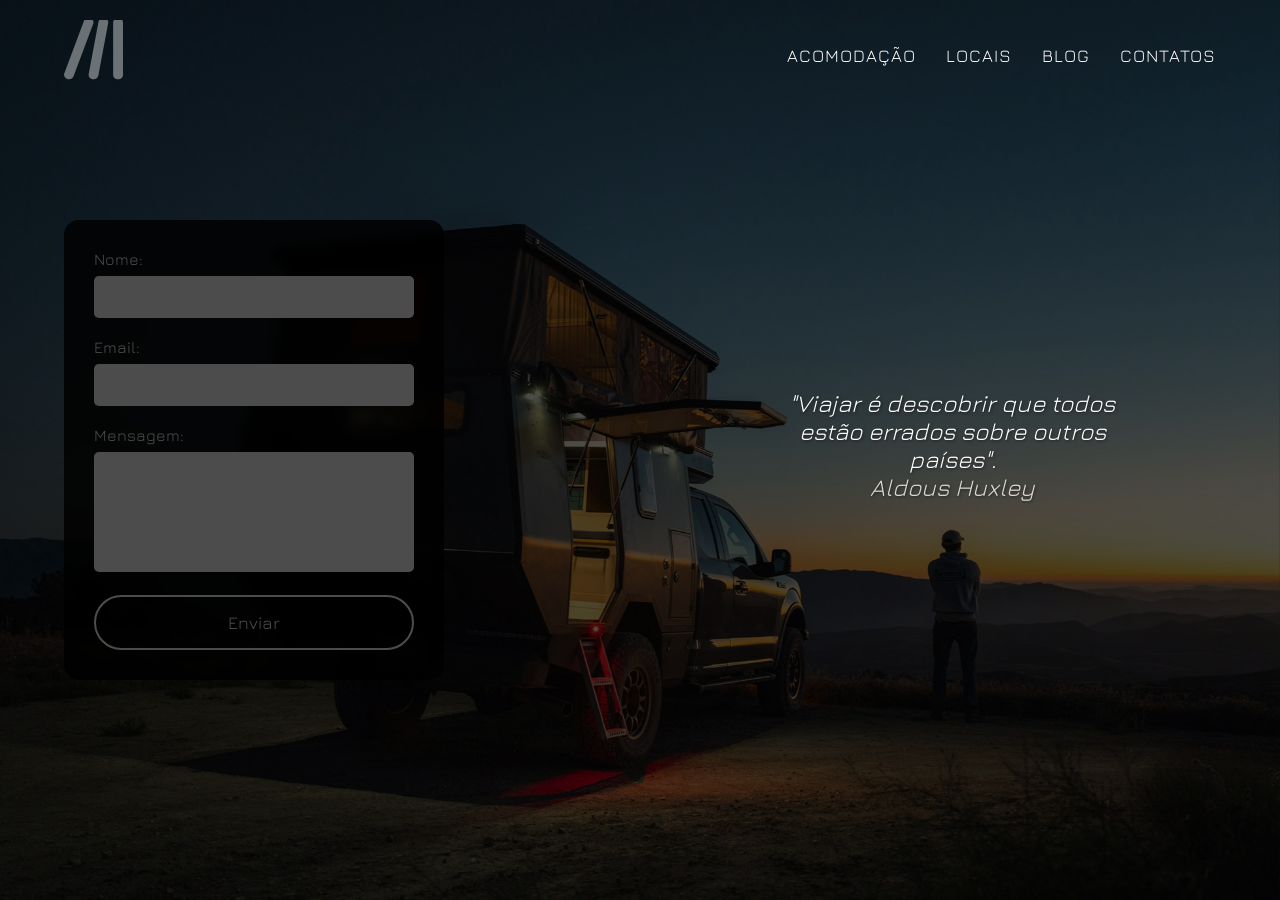
<file: pagina2.html>
<!DOCTYPE html>
<html lang="pt">
<head>
    <meta charset="UTF-8">
    <meta name="viewport" content="width=device-width, initial-scale=1.0">
    <title>Contatos</title>
    <link rel="stylesheet" href="style2.css">
    <!-- Google Fonts -->
  <link rel="preconnect" href="https://fonts.googleapis.com">
  <link rel="preconnect" href="https://fonts.gstatic.com" crossorigin>
  <link href="https://fonts.googleapis.com/css2?family=Josefin+Slab:wght@300;400;500;600;700&family=Jura:wght@300;400;500;600;700&display=swap" rel="stylesheet">
</head>

<!-- Navbar -->
<body>
    <div class="container">
        <nav class="navbar">
            <!-- Copiado como SVG, do Figma -->
            <a href="index.html" class="logo">                
                <svg width="59" height="70" viewBox="0 0 59 70" fill="none" xmlns="http://www.w3.org/2000/svg">
                    <g clip-path="url(#logo-clip-path)">
                    <path d="M29.2469 3.76308C30.1073 1.4662 28.7092 -1.00841 26.1433 -1.77403C23.5774 -2.53966 20.781 -1.29552 19.9206 0.987688L0.253946 53.4877C-0.606471 55.7846 0.791706 58.2592 3.35759 59.0248C5.92348 59.7904 8.71983 58.5463 9.58025 56.2631L29.2469 3.76308ZM40.1404 -1.93809C37.467 -2.33458 34.9318 -0.721296 34.4862 1.65761L24.6529 54.1576C24.2073 56.5365 26.0204 58.7924 28.6938 59.1889C31.3672 59.5853 33.9024 57.9721 34.348 55.5932L44.1813 3.09316C44.6269 0.71425 42.8138 -1.54161 40.1404 -1.93809ZM54.0761 -1.99278C51.3566 -1.99278 49.1594 -0.037703 49.1594 2.38222V54.8822C49.1594 57.3021 51.3566 59.2572 54.0761 59.2572C56.7956 59.2572 58.9927 57.3021 58.9927 54.8822V2.38222C58.9927 -0.037703 56.7956 -1.99278 54.0761 -1.99278Z" fill="white" fill-opacity="0.4"/>
                    </g>
                    <defs>
                    <clipPath id="logo-clip-path">
                    <rect width="59" height="70" fill="white"/>
                    </clipPath>
                    </defs>
                    </svg>                    
            </a>
            <div class="nav-links">
                <a href="pagina3.html">Acomodação</a>
                <a href="pagina4.html">Locais</a>
                <a href="index.html">Blog</a>
                <a href="#">Contatos</a>
            </div>
        </nav>

        <!-- Quote que está no design Figma -->
        <figure class="quote-container">
            <blockquote class="blockquote">
              <p>"Viajar é descobrir que todos estão errados sobre outros países".</p>
                    <figcaption class="blockquote-footer">
              <cite title="Source Title">Aldous Huxley</cite>
               </blockquote>
            </figcaption>
          </figure>

        <!-- Formulário de contacto -->
        <div class="hero">
            <div class="form-container">
                <form id="contact-form" action="#" method="post">
                    <div class="form-group">
                        <label for="nome">Nome:</label>
                        <input type="text" id="nome" name="nome" required>
                    </div>
                    
                    <div class="form-group">
                        <label for="email">Email:</label>
                        <input type="email" id="email" name="email" required>
                    </div>
                    
                    <div class="form-group">
                        <label for="mensagem">Mensagem:</label>
                        <textarea id="mensagem" name="mensagem" required></textarea>
                    </div>
                    
                    <button type="submit" class="submit-btn">Enviar</button>
                </form>
        </div>
    </div>

   <!-- Bootstrap link -->
    <script src="https://cdn.jsdelivr.net/npm/bootstrap@5.3.5/dist/js/bootstrap.bundle.min.js" integrity="sha384-k6d4wzSIapyDyv1kpU366/PK5hCdSbCRGRCMv+eplOQJWyd1fbcAu1OCUj5zNLiq" crossorigin="anonymous"></script>
</body>
</html>
</file>
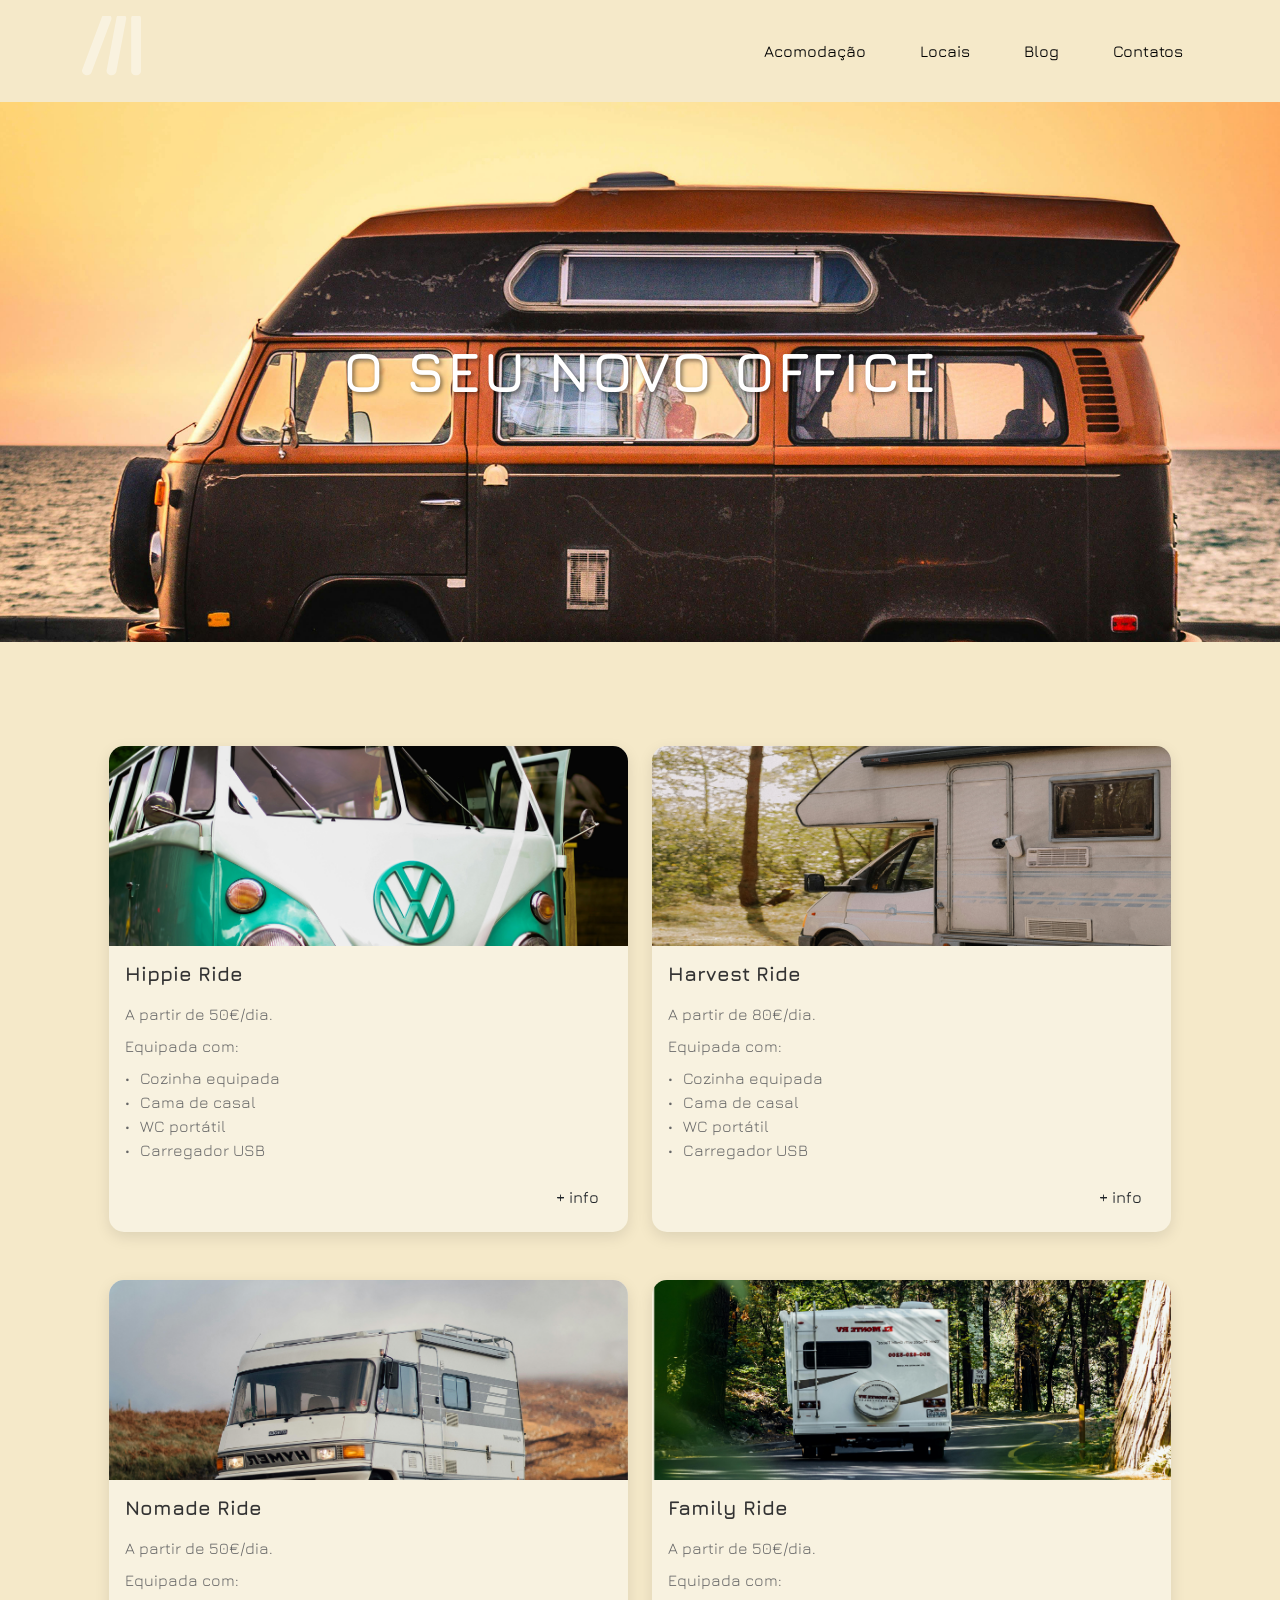
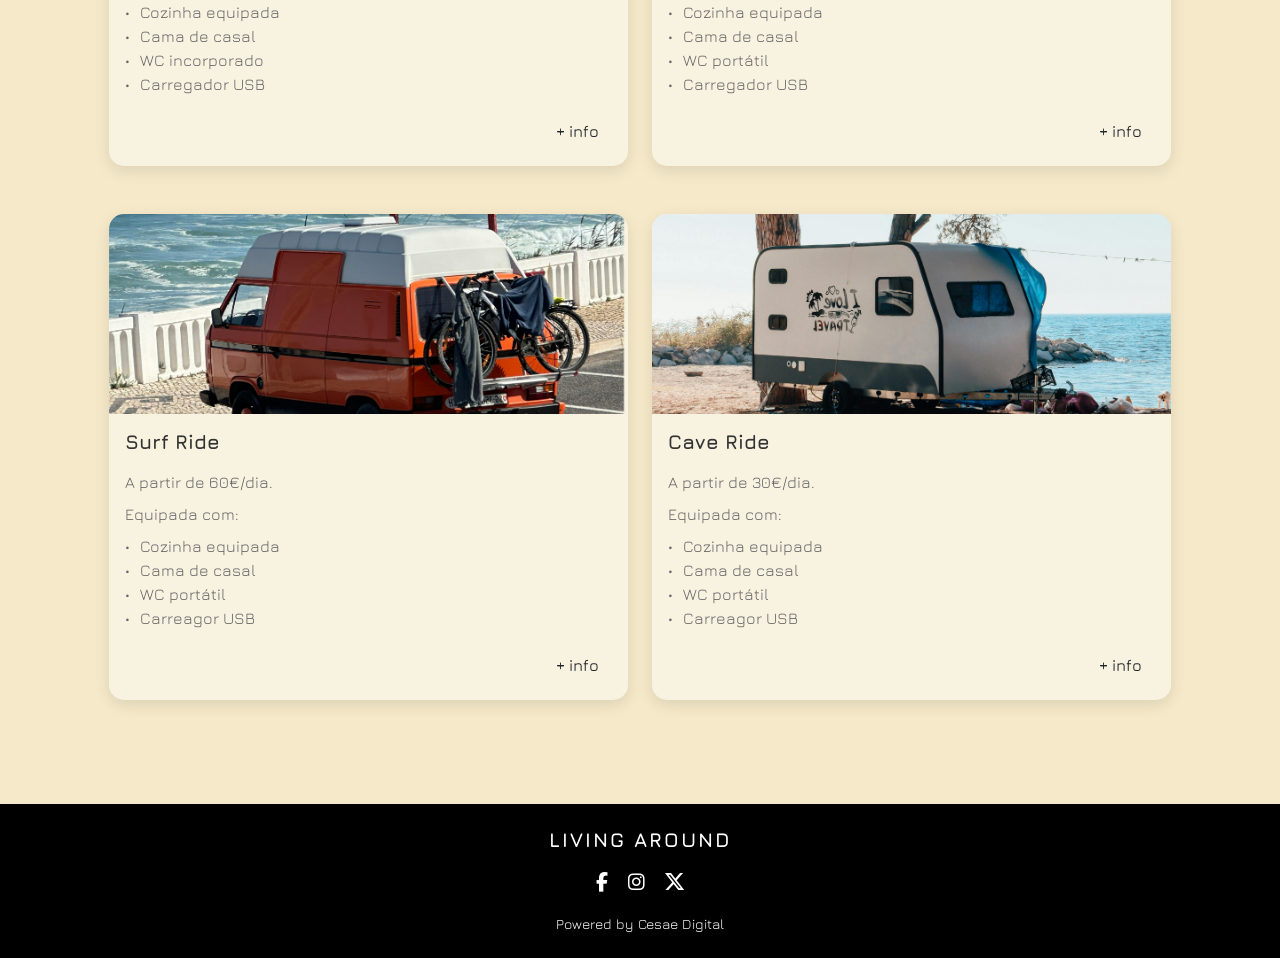
<file: pagina3.html>
<!DOCTYPE html>
<html lang="pt">
<head>
    <meta charset="UTF-8">
    <meta name="viewport" content="width=device-width, initial-scale=1.0">
    <title>Acomodação</title>
    <link href="https://cdn.jsdelivr.net/npm/bootstrap@5.3.5/dist/css/bootstrap.min.css" rel="stylesheet" integrity="sha384-SgOJa3DmI69IUzQ2PVdRZhwQ+dy64/BUtbMJw1MZ8t5HZApcHrRKUc4W0kG879m7" crossorigin="anonymous">
    <link rel="stylesheet" href="https://cdnjs.cloudflare.com/ajax/libs/font-awesome/6.4.0/css/all.min.css">
    <link rel="stylesheet" href="https://cdn.jsdelivr.net/npm/bootstrap-icons@1.11.1/font/bootstrap-icons.css">
    <link rel="stylesheet" href="style3.css">
      <!-- Google Fonts -->
  <link rel="preconnect" href="https://fonts.googleapis.com">
  <link rel="preconnect" href="https://fonts.gstatic.com" crossorigin>
  <link href="https://fonts.googleapis.com/css2?family=Josefin+Slab:wght@300;400;500;600;700&family=Jura:wght@300;400;500;600;700&display=swap" rel="stylesheet">
</head>
<body>
    <div class="container">
        <nav class="navbar">
            <!-- Copiado como SVG, do Figma -->
            <a href="index.html" class="logo">                
              <svg width="59" height="70" viewBox="0 0 59 70" fill="none" xmlns="http://www.w3.org/2000/svg">
                  <g clip-path="url(#logo-clip-path)">
                  <path d="M29.2469 3.76308C30.1073 1.4662 28.7092 -1.00841 26.1433 -1.77403C23.5774 -2.53966 20.781 -1.29552 19.9206 0.987688L0.253946 53.4877C-0.606471 55.7846 0.791706 58.2592 3.35759 59.0248C5.92348 59.7904 8.71983 58.5463 9.58025 56.2631L29.2469 3.76308ZM40.1404 -1.93809C37.467 -2.33458 34.9318 -0.721296 34.4862 1.65761L24.6529 54.1576C24.2073 56.5365 26.0204 58.7924 28.6938 59.1889C31.3672 59.5853 33.9024 57.9721 34.348 55.5932L44.1813 3.09316C44.6269 0.71425 42.8138 -1.54161 40.1404 -1.93809ZM54.0761 -1.99278C51.3566 -1.99278 49.1594 -0.037703 49.1594 2.38222V54.8822C49.1594 57.3021 51.3566 59.2572 54.0761 59.2572C56.7956 59.2572 58.9927 57.3021 58.9927 54.8822V2.38222C58.9927 -0.037703 56.7956 -1.99278 54.0761 -1.99278Z" fill="white" fill-opacity="0.4"/>
                  </g>
                  <defs>
                  <clipPath id="logo-clip-path">
                  <rect width="59" height="70" fill="white"/>
                  </clipPath>
                  </defs>
                  </svg>                    
          </a>
            
            <div class="nav-links ms-auto d-flex gap-4">
                <a href="#">Acomodação</a>
                <a href="pagina4.html">Locais</a>
                <a href="index.html">Blog</a>
                <a href="pagina2.html">Contatos</a>
            </div>
        </nav>
    </div>

    <div class="image5">
        <h1>O seu novo Office</h1>
    </div>
     
    <div class="container py-5">
        <div class="row row-cols-1 row-cols-md-2 g-4">
            <div class="col">
                <div class="card">
                    <img src="Imagens/image6.png" class="card-img-top" alt="Hippie Ride">
                    <div class="card-body">
                        <h5 class="card-title">Hippie Ride</h5>
                        <p class="card-text">A partir de 50€/dia.</p>
                        <p class="card-text">Equipada com:</p>
                        <p class="card-text">Cozinha equipada</p>
                        <p class="card-text">Cama de casal</p>
                        <p class="card-text">WC portátil</p>
                        <p class="card-text">Carregador USB</p>
                        <div class="text-end mt-3">
                            <a href="#" class="btn btn-link text-dark">+ info</a>
                        </div>
                    </div>
                </div>
            </div>
            
            <div class="col">
                <div class="card">
                    <img src="Imagens/image7.png" class="card-img-top" alt="Harvest Ride">
                    <div class="card-body">
                        <h5 class="card-title">Harvest Ride</h5>
                        <p class="card-text">A partir de 80€/dia.</p>
                        <p class="card-text">Equipada com:</p>
                        <p class="card-text">Cozinha equipada</p>
                        <p class="card-text">Cama de casal</p>
                        <p class="card-text">WC portátil</p>
                        <p class="card-text">Carregador USB</p>
                        <div class="text-end mt-3">
                          <a href="#" class="btn btn-link text-dark" data-bs-toggle="modal" data-bs-target="#hippieRideModal">+ info</a>
                      </div>
                    </div>
                </div>
            </div>

            <div class="col">
                <div class="card">
                    <img src="Imagens/image8.png" class="card-img-top" alt="Nomade Ride">
                    <div class="card-body">
                        <h5 class="card-title">Nomade Ride</h5>
                        <p class="card-text">A partir de 50€/dia.</p>
                        <p class="card-text">Equipada com:</p>
                        <p class="card-text">Cozinha equipada</p>
                        <p class="card-text">Cama de casal</p>
                        <p class="card-text">WC incorporado</p>
                        <p class="card-text">Carregador USB</p>
                        <div class="text-end mt-3">
                            <a href="#" class="btn btn-link text-dark">+ info</a>
                        </div>
                    </div>
                </div>
            </div>

            <div class="col">
                <div class="card">
                    <img src="Imagens/image9.png" class="card-img-top" alt="Family Ride">
                    <div class="card-body">
                        <h5 class="card-title">Family Ride</h5>
                        <p class="card-text">A partir de 50€/dia.</p>
                        <p class="card-text">Equipada com:</p>
                        <p class="card-text">Cozinha equipada</p>
                        <p class="card-text">Cama de casal</p>
                        <p class="card-text">WC portátil</p>
                        <p class="card-text">Carregador USB</p>
                        <div class="text-end mt-3">
                            <a href="#" class="btn btn-link text-dark">+ info</a>
                        </div>
                    </div>
                </div>
            </div>

            <div class="col">
                <div class="card">
                    <img src="Imagens/image10.png" class="card-img-top" alt="Surf Ride">
                    <div class="card-body">
                        <h5 class="card-title">Surf Ride</h5>
                        <p class="card-text">A partir de 60€/dia.</p>
                        <p class="card-text">Equipada com:</p>
                        <p class="card-text">Cozinha equipada</p>
                        <p class="card-text">Cama de casal</p>
                        <p class="card-text">WC portátil</p>
                        <p class="card-text">Carreagor USB</p>
                        <div class="text-end mt-3">
                            <a href="#" class="btn btn-link text-dark">+ info</a>
                        </div>
                    </div>
                </div>
            </div>

            <div class="col">
                <div class="card">
                    <img src="Imagens/image11.png" class="card-img-top" alt="Cave Ride">
                    <div class="card-body">
                        <h5 class="card-title">Cave Ride</h5>
                        <p class="card-text">A partir de 30€/dia.</p>
                        <p class="card-text">Equipada com:</p>
                        <p class="card-text">Cozinha equipada</p>
                        <p class="card-text">Cama de casal</p>
                        <p class="card-text">WC portátil</p>
                        <p class="card-text">Carreagor USB</p>
                        <div class="text-end mt-3">
                            <a href="#" class="btn btn-link text-dark">+ info</a>
                        </div>
                    </div>
                </div>
            </div>
        </div>
    </div>

    <footer class="container-fluid footer-bg py-4">
      <div class="container">
        <div class="row">
          <div class="col-12 text-center">
            <h5 class="mb-3">LIVING AROUND</h5>
            <div class="social-icons mb-3">
              <a href="#" class="mx-2"><i class="fab fa-facebook-f"></i></a>
              <a href="#" class="mx-2"><i class="fab fa-instagram"></i></a>
              <a href="#" class="mx-2"><i class="bi bi-twitter-x"></i></a> 
            </div>
            <p class="small mb-0"><a href="https://www.cesaedigital.pt/fldrSite/pages/courseDetail.aspx?id=734749676F4E7A706C4D55366164637879304B454D5379497750577A7A5954392F6738315662513258774338322B395973576C3072623656427A4C656877542F71464B6F333331356453413D&zona=3342534551694C486772715677564434346B6B46574F455650692F3179347130" target="_blank"
              >Powered by Cesae Digital</a></p>
          </div>
        </div>
      </div>
    </footer>

    <!-- Bootstrap JS -->
    <script src="https://cdn.jsdelivr.net/npm/bootstrap@5.3.5/dist/js/bootstrap.bundle.min.js" integrity="sha384-C6RzsynM9kWDrMNeT87bh95OGNyZPhcTNXj1NW7RuBCsyN/o0jlpcV8Qyq46cDfL" crossorigin="anonymous"></script>

    <!-- Modal -->
    <button type="button" class="btn btn-primary" data-bs-toggle="modal" data-bs-target="+info" data-bs-whatever="@mdo">
      Launch static backdrop modal
    </button>
<div class="modal fade" id="hippieRideModal" tabindex="-1" aria-labelledby="hippieRideModalLabel" aria-hidden="true">
  <div class="modal-dialog modal-dialog-centered modal-lg">
    <div class="modal-content rounded-4 border-0">
      <div class="modal-body p-0">
        <div class="card border-0 rounded-4">
          <img src="Imagens/image6.png" class="card-img-top rounded-top-4" alt="Hippie Ride">
          <div class="card-body p-4">
            <h3 class="text-center mb-4">Hippie Ride</h3>
            
            <p>Imagine acordar com o som das ondas na praia, estacionar à beira de uma floresta serena ou partir numa viagem espontânea sem preocupações com hotéis ou horários. Alugar uma carrinha adaptada é sinónimo de liberdade, conforto e aventura – tudo em um só lugar!</p>
            
            <p>A nossa carrinha é a solução perfeita para viajantes que buscam autonomia e praticidade, sem abrir mão do essencial. Por apenas 50€ por dia, você tem um lar sobre rodas totalmente equipado para tornar sua viagem inesquecível:</p>
            
            <p>✓ Cozinha completa: Prepare suas refeições favoritas a qualquer momento.</p>
            <p>✓ Cama de casal confortável: Descanse com todo o espaço que precisa.</p>
            <p>✓ WC portátil: Privacidade e conveniência onde quer que vá.</p>
            <p>✓ Carregador USB: Mantenha seus dispositivos sempre prontos para uso.</p>
            
            <p class="mt-4 mb-2">Por que escolher a nossa carrinha?</p>
            <ul>
              <li>Economia: Mais barato que hotéis e com total flexibilidade</li>
              <li>Conforto: Tudo o que você precisa em um espaço compacto e bem organizado</li>
              <li>Aventura personalizada: Viaje no seu ritmo, pare onde quiser e crie memórias únicas</li>
            </ul>
            
            <p class="mt-3">Seja para um fim de semana romântico, uma escapada em família ou uma viagem solo cheia de descobertas, a nossa carrinha está pronta para ser a sua companheira de estrada. Reserve já e transforme qualquer destino em casa!</p>
            
            <div class="text-center mt-4">
              <button class="btn btn-success px-5 py-2">Alugar</button>
            </div>
          </div>
        </div>
      </div>
    </div>
  </div>
</div>

  </body>
</html>
</file>
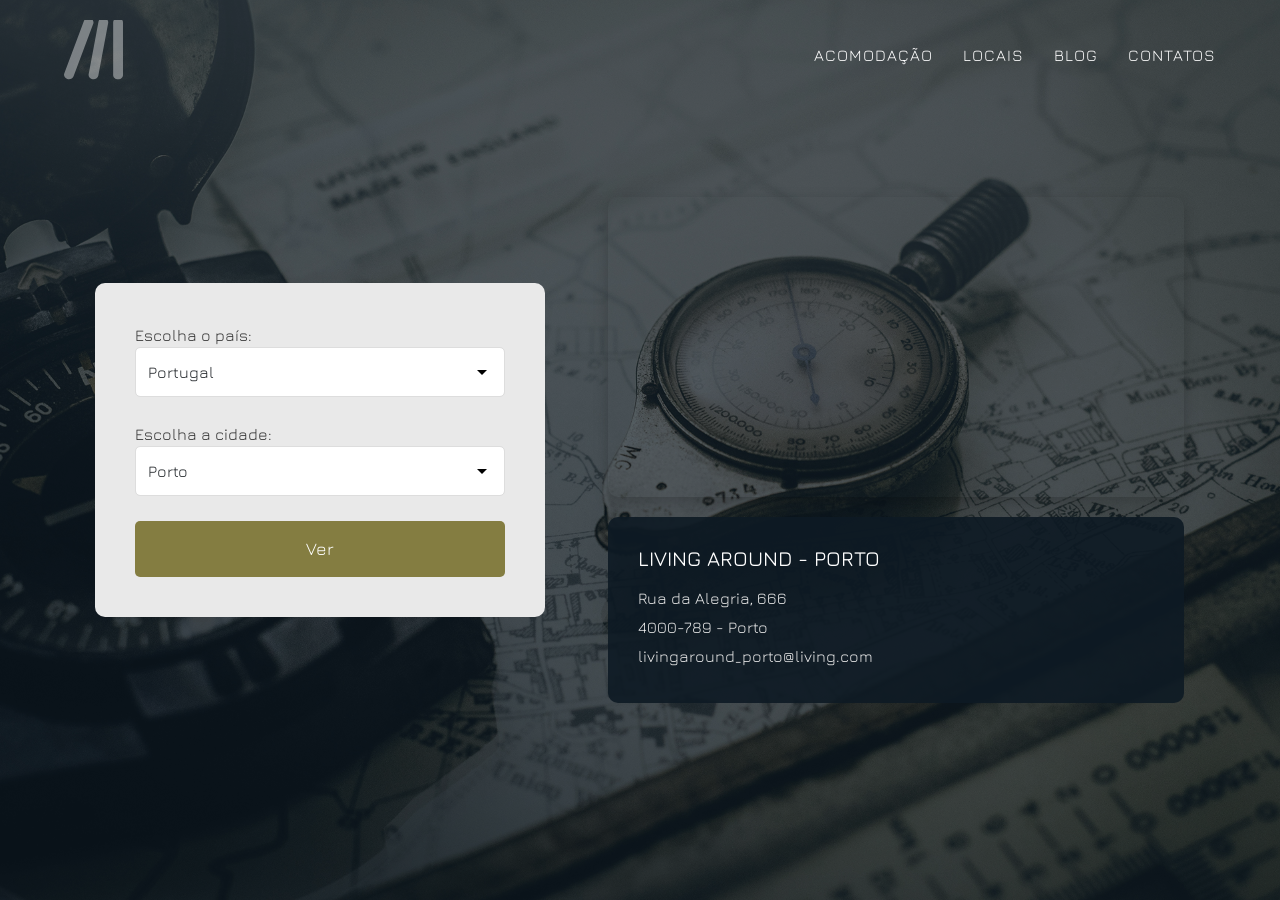
<file: pagina4.html>
<!DOCTYPE html>
<html lang="pt">
<head>
    <meta charset="UTF-8">
    <meta name="viewport" content="width=device-width, initial-scale=1.0">
    <link href="https://cdn.jsdelivr.net/npm/bootstrap@5.3.5/dist/css/bootstrap.min.css" rel="stylesheet">
    <link rel="stylesheet" href="style4.css">
      <!-- Google Fonts -->
  <link rel="preconnect" href="https://fonts.googleapis.com">
  <link rel="preconnect" href="https://fonts.gstatic.com" crossorigin>
  <link href="https://fonts.googleapis.com/css2?family=Josefin+Slab:wght@300;400;500;600;700&family=Jura:wght@300;400;500;600;700&display=swap" rel="stylesheet">
    <title>Locais</title>
</head>
<body>
  <div class="container-fluid">
    <div class="bg-image"></div>
    <nav class="navbar">
      <a href="index.html" class="logo">                
        <svg width="59" height="70" viewBox="0 0 59 70" fill="none" xmlns="http://www.w3.org/2000/svg">
            <g clip-path="url(#logo-clip-path)">
            <path d="M29.2469 3.76308C30.1073 1.4662 28.7092 -1.00841 26.1433 -1.77403C23.5774 -2.53966 20.781 -1.29552 19.9206 0.987688L0.253946 53.4877C-0.606471 55.7846 0.791706 58.2592 3.35759 59.0248C5.92348 59.7904 8.71983 58.5463 9.58025 56.2631L29.2469 3.76308ZM40.1404 -1.93809C37.467 -2.33458 34.9318 -0.721296 34.4862 1.65761L24.6529 54.1576C24.2073 56.5365 26.0204 58.7924 28.6938 59.1889C31.3672 59.5853 33.9024 57.9721 34.348 55.5932L44.1813 3.09316C44.6269 0.71425 42.8138 -1.54161 40.1404 -1.93809ZM54.0761 -1.99278C51.3566 -1.99278 49.1594 -0.037703 49.1594 2.38222V54.8822C49.1594 57.3021 51.3566 59.2572 54.0761 59.2572C56.7956 59.2572 58.9927 57.3021 58.9927 54.8822V2.38222C58.9927 -0.037703 56.7956 -1.99278 54.0761 -1.99278Z" fill="white" fill-opacity="0.4"/>
            </g>
            <defs>
            <clipPath id="logo-clip-path">
            <rect width="59" height="70" fill="white"/>
            </clipPath>
            </defs>
          </svg>                    
    </a>
    </nav>

    <nav class="navbar">
      <a href="index.html" class="logo">                
        <svg width="59" height="70" viewBox="0 0 59 70" fill="none" xmlns="http://www.w3.org/2000/svg">
          <!-- SVG path content remains the same -->
        </svg>                    
      </a>
      <!-- Added navigation links as shown in the image -->
      <div class="nav-links">
        <a href="pagina3.html">Acomodação</a>
        <a href="">Locais</a>
        <a href="index.html">Blog</a>
        <a href="pagina2.html">Contatos</a>
      </div>
    </nav>

      <div class="page-content" style="display: flex; align-items: center; justify-content: center; min-height: 100vh;">
      
      <div class="location-panel">
        <form class="location-form">
          <div class="form-group">
            <label for="pais">Escolha o país:</label>
            <select id="pais" class="form-control">
              <option>Portugal</option>
            </select>
          </div>

          <div class="form-group">
            <label for="cidade">Escolha a cidade:</label>
            <select id="cidade" class="form-control">
              <option>Porto</option>
             </select>
          </div>

          <button type="submit" class="view-btn">Ver</button>
        </form>
      </div>

      
      <div class="map-section">
        <div class="map-container">
          <iframe src="https://www.google.com/maps/embed?pb=!1m18!1m12!1m3!1d3004.438954367308!2d-8.615901130957521!3d41.14677216635565!2m3!1f0!2f0!3f0!3m2!1i1024!2i768!4f13.1!3m3!1m2!1s0xd2464e28c5e9a77%3A0x7f08405ee8a1e44f!2sLivraria%20Lello!5e0!3m2!1spt-PT!2spt!4v1745077875562!5m2!1spt-PT!2spt" width="400" height="300" style="border:0;" allowfullscreen="" loading="lazy"></iframe>
        </div>
        <div class="location-info">
          <h2>LIVING AROUND - Porto</h2>
          <p>Rua da Alegria, 666</p>
          <p>4000-789 - Porto</p>
          <p>livingaround_porto@living.com</p>
        </div>
      </div>
    </div>
  </div>

  <script src="https://cdn.jsdelivr.net/npm/bootstrap@5.3.5/dist/js/bootstrap.bundle.min.js"></script>
</body>
</html>
</file>
<file: style2.css>
* {
  margin: 0;
  padding: 0;
  box-sizing: border-box;
  font-family: 'Jura', sans-serif;
}

body {
  background-color: #0e1a24;
  color: white;
}

.container {
  width: 100%;
  min-height: 100vh;
  position: relative;
  overflow: hidden;
}

.navbar {
  display: flex;
  justify-content: space-between;
  align-items: center;
  padding: 20px 5%;
  position: absolute;
  top: 0;
  left: 0;
  width: 100%;
  z-index: 10;
}

.logo {
  font-size: 2rem;
  font-weight: bold;
  color: white;
  text-decoration: none;
  display: flex;
  align-items: center;
}

.logo img {
  height: 40px;
  margin-right: 10px;
}

.nav-links {
  display: flex;
  gap: 30px;
}

.nav-links a {
  color: white;
  text-decoration: none;
  font-size: 1.1rem;
  text-transform: uppercase;
  letter-spacing: 1px;
}

.hero {
  width: 100%;
  height: 100vh;
  background-image: url('Imagens/image4.png');
  background-size: cover;
  background-position: center;
  filter: brightness(0.3);
  display: flex;
  align-items: center;
}

.form-container {
  width: 380px;
  margin-left: 5%;
  background-color: rgba(0, 0, 0, 0.85);
  padding: 30px;
  border-radius: 15px;
  backdrop-filter: blur(5px);
}

.form-group {
  margin-bottom: 20px;
}

.form-group label {
  display: block;
  margin-bottom: 8px;
  font-size: 1rem;
}

.form-group input,.form-group textarea {
  width: 100%;
  padding: 12px;
  border: none;
  border-radius: 5px;
  background-color: white;
  font-size: 1rem;
}

.form-group textarea {
  height: 120px;
  resize: none;
}

.submit-btn {
  width: 100%;
  padding: 15px;
  border: 2px solid white;
  border-radius: 50px;
  background-color: transparent;
  color: white;
  font-size: 1.1rem;
  cursor: pointer;
  transition: all 0.3s ease;
}

.submit-btn:hover {
  background-color: white;
  color: black;
}

.bg-image {
  position: absolute;
  top: 0;
  right: 0;
  width: 60%;
  height: 100%;
  z-index: -1;
  background-image: url('sunset-camping.jpg');
  background-size: cover;
  background-position: center;
}

@media (max-width: 768px) {

  .navbar {
    flex-direction: column;
      padding: 15px 5%;
  }

  .form-container {
      width: 90%;
      margin: 0 auto;
  }
  
  .bg-image {
      width: 100%;
  }
  
  .navbar {
      flex-direction: column;
      gap: 20px;
  }
  
  .nav-links {
      width: 100%;
      justify-content: space-around;
  }
}

   .quote-container {
      position: absolute;
      top: 50%;
      right: 10%;
      transform: translateY(-50%);
      padding: 20px;
      text-align: center;
      color: white;
      font-size: 1.2rem;
      font-style: italic;
      max-width: 400px;
      z-index: 5;
      text-shadow: 1px 1px 3px rgba(0, 0, 0, 0.5);
   }

   .blockquote {
      margin-bottom: 10px;
      font-size: 1.5rem;
      font-style: italic; 
    }

    .blockquote-footer {
      color:rgba(255, 255, 255, 0.8);
      text-align: right
      font-size: 1rem;
    }
</file>
<file: style3.css>
body {
    font-family: 'Jura', sans-serif;
    background-color: #f5e9c9; /* Beige background color */
}

/* Navigation Bar Styling */
.navbar {
    padding: 1rem 0;
}

.logo {
    display: inline-block;
}

.nav-links a {
    color: #000;
    text-decoration: none;
    font-weight: 500;
    transition: color 0.3s ease;
    padding: 0 15px;
}

.nav-links a:hover {
    color: #666;
}

/* Hero Image Section with Fixed Background */
.image5 {
    background-image: url("Imagens/image5.png");
    background-color: #f5b642; /* Fallback color if image fails to load */
    height: 60vh;
    background-attachment: fixed;
    background-position: center;
    background-repeat: no-repeat;
    background-size: cover;
    display: flex;
    align-items: center;
    justify-content: center;
    position: relative;
    margin-bottom: 2rem;
}

.image5 h1 {
    font-size: 3.5rem;
    color: white;
    text-align: center;
    text-shadow: 2px 2px 4px rgba(0, 0, 0, 0.5);
    margin: 0;
    text-transform: uppercase;
    letter-spacing: 2px;
    font-weight: bold;
}

/* Row container */
.row {
    max-width: 1200px;
    margin: 0 auto;
    padding: 0 15px;
}

/* Card Styling */
.card {
    background-color: #f8f2e0;
    border-radius: 15px;
    border: none;
    overflow: hidden;
    margin-bottom: 1.5rem;
    box-shadow: 0 5px 15px rgba(0, 0, 0, 0.1);
    transition: transform 0.3s ease;
}

.card:hover {
    transform: translateY(-5px);
}

.card-img-top {
    height: 200px; /* Fixed height for all card images */
    object-fit: cover;
}

.card-title {
    font-weight: bold;
    margin-bottom: 1rem;
    color: #333;
}

.card-text {
    color: #666;
    margin-bottom: 0.5rem;
}

/* Add bullet points to equipment list items */
.card-body p.card-text:not(:nth-child(2)):not(:nth-child(3)) {
    margin: 0;
    padding-left: 15px;
    position: relative;
}

.card-body p.card-text:not(:nth-child(2)):not(:nth-child(3))::before {
    content: "•"; /* Bullet point instead of dash */
    position: absolute;
    left: 0;
}

/* Button styling */
.btn-link {
    text-decoration: none;
    padding: 0.375rem 0.75rem;
    font-weight: 500;
    transition: color 0.15s ease-in-out;
}

.btn-link:hover {
    color: #666 !important;
}

/* Footer Styling */
.footer-bg {
    background-color: black;
    color: white;
    margin-top: 2rem;
}

footer h5 {
    letter-spacing: 2px;
    font-weight: bold;
}

.social-icons a {
    color: white;
    font-size: 1.2rem;
    transition: color 0.3s ease;
}

.social-icons a:hover {
    color: #f5b642;
}

/* Modal Styling */
.modal-content {
    background-color: #f8f2e0;
    box-shadow: 0 10px 30px rgba(0, 0, 0, 0.2);
}

.modal-dialog {
    max-width: 700px;
}

.btn-success {
    background-color: #8B8455;
    border-color: #8B8455;
    font-weight: 500;
    border-radius: 8px;
}

.btn-success:hover {
    background-color: #74703E;
    border-color: #74703E;
}

/* For the list inside the modal */
.modal-body ul {
    padding-left: 20px;
}

.modal-body ul li {
    margin-bottom: 0.5rem;
}

/* For the checkmark items */
.modal-body p:has(✓) {
    margin-bottom: 0.5rem;
}

footer .small a {
    color: white;
    text-decoration: none;
}

footer .small a:hover {
    text-decoration: underline;
}

/* Hide the test modal button */
.btn-primary[data-bs-toggle="modal"] {
    display: none;
}

/* Media Queries for Responsiveness */
@media (max-width: 768px) {
    .image5 h1 {
        font-size: 2.5rem;
    }
    
    .nav-links a {
        padding: 0 10px;
    }
}

@media (max-width: 576px) {
    .image5 {
        height: 40vh;
    }
    
    .image5 h1 {
        font-size: 2rem;
    }
    
    .card-img-top {
        height: 160px;
    }
}
</file>
<file: style4.css>
body {
  background-color: #0e1a24;
  color: white;
  overflow-x: hidden;
  font-family: 'Jura';
}

.container-fluid {
  width: 100%;
  min-height: 100vh;
  position: relative;
  padding: 0;
}

.navbar {
  display: flex;
  justify-content: space-between;
  align-items: center;
  padding: 20px 5%;
  position: absolute;
  top: 0;
  left: 0;
  width: 100%;
  z-index: 10;
}

.logo {
  font-size: 2rem;
  font-weight: bold;
  color: white;
  text-decoration: none;  
}

.nav-links {
  display: flex;
  gap: 30px;
}

.nav-links a {
  color: white;
  text-decoration: none;
  font-size: 1rem;
  text-transform: uppercase;
  letter-spacing: 1px;
}

.page-content {
  display: flex;
  min-height: 100vh;
  align-items: center;
}

.location-panel {
  width: 40%;
  display: flex;
  justify-content: center;
  align-items: center;
}

.location-form {
  background-color: #e9e9e9;
  color: #333;
  padding: 40px;
  border-radius: 10px;
  width: 90%;
  max-width: 450px;

}

.form-group {
  margin-bottom: 25px;
}

.form-control {
  padding: 12px;
  border: 1px solid #ddd;
  border-radius: 5px;
  width: 100%;
  background-color: white;
  position: relative;
  appearance: none;
  -webkit-appearance: none;
  -moz-appearance: none;
  background-image: url("data:image/svg+xml;utf8,<svg fill='black' height='24' viewBox='0 0 24 24' width='24' xmlns='http://www.w3.org/2000/svg'><path d='M7 10l5 5 5-5z'/><path d='M0 0h24v24H0z' fill='none'/></svg>");
  background-repeat: no-repeat;
  background-position-x: calc(100% - 10px);
  background-position-y: 50%;
}

.view-btn {
  background-color: #847d41;
  color: white;
  border: none;
  border-radius: 5px;
  padding: 15px;
  width: 100%;
  font-size: 1.1rem;
  cursor: pointer;
  transition: all 0.3s ease;
}

.view-btn:hover {
  background-color: #706a38;
}

.map-section {
  width: 50%;
  position: relative;
}

.map-container {
  width: 90%;
  height: 300px;
  border-radius: 10px;
  overflow: hidden;
  box-shadow: 0 5px 15px rgba(0, 0, 0, 0.2);
  margin: 0 auto;
}

.map-container iframe {
  width: 100%;
  height: 100%;
  border: none;
}

.location-info {
  background-color: rgba(14, 26, 36, 0.9);
  border-radius: 10px;
  padding: 30px;
  margin-top: 20px;
  width: 90%;
  margin-left: auto;
  margin-right: auto;
}

.location-info h2 {
  font-size: 1.3rem;
  margin-bottom: 15px;
  text-transform: uppercase;
}

.location-info p {
  margin-bottom: 5px;
  font-size: 1rem;
  color: #e9e9e9;
}

.bg-image {
  position: absolute;
  top: 0;
  left: 0;
  width: 100%;
  height: 100%;
  background-image: url('Imagens/image12.png');
  background-size: cover;
  background-position: center;
  opacity: 0.3;
  z-index: -1;
}

@media (max-width: 992px) {
  .page-content {
    flex-direction: column;
    padding-top: 100px;
  }
  
  .location-panel, .map-section {
    width: 100%;
    margin-bottom: 40px;
  }
  
  .location-form {
    margin-top: 30px;
  }
  
  .location-info {
    margin-bottom: 40px;
  }
}
</file>
